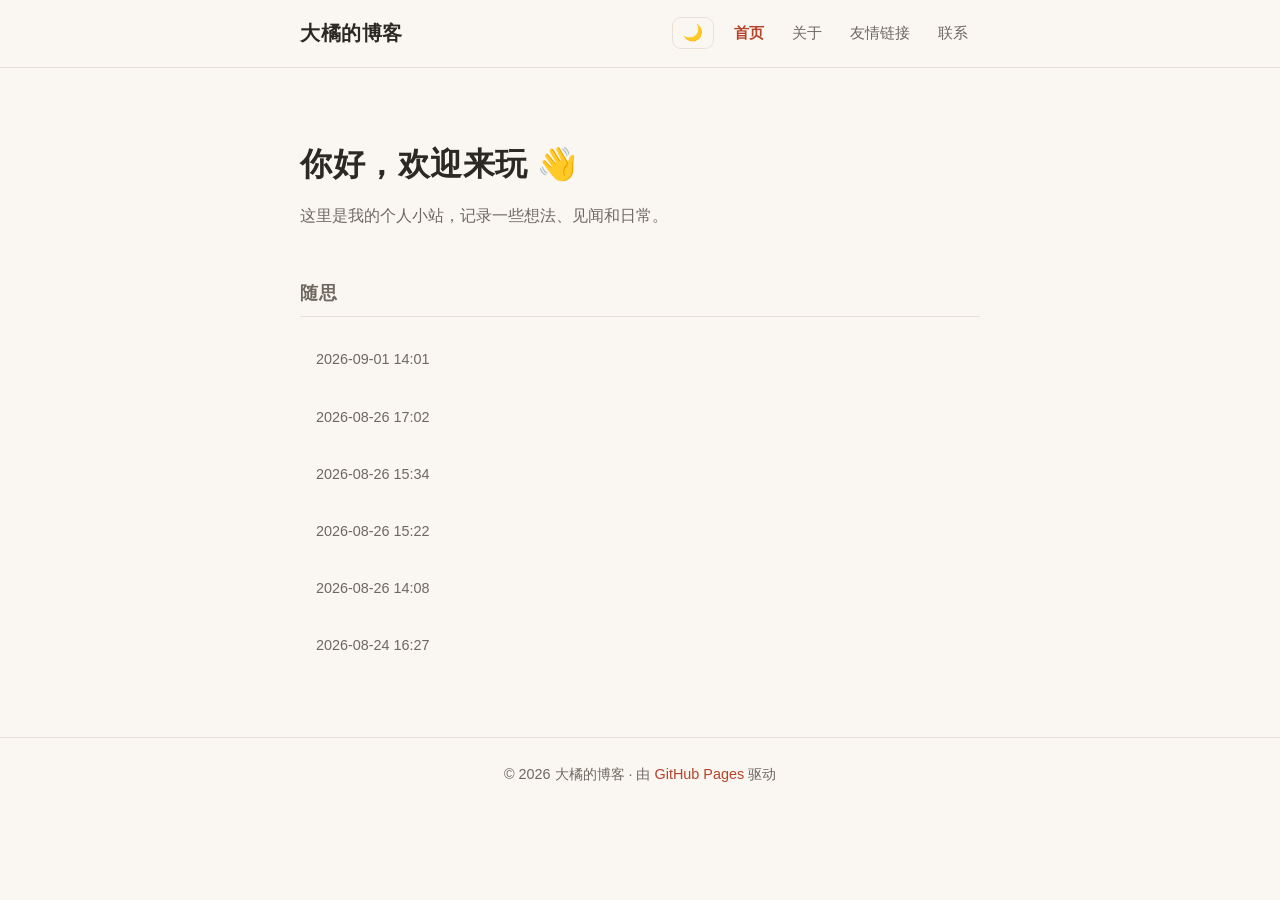
<file: index.html>
<!DOCTYPE html>
<html lang="zh-CN">
<head>
  <meta charset="UTF-8">
  <meta name="viewport" content="width=device-width, initial-scale=1.0">
  <script>
    (function () {
      var t = localStorage.getItem('theme');
      if (t === 'dark' || (!t && window.matchMedia('(prefers-color-scheme: dark)').matches)) {
        document.documentElement.setAttribute('data-theme', 'dark');
      }
    })();
  </script>
  <title>大橘的博客</title>
  <meta name="description" content="个人小站，记录想法与生活。">
  <link rel="stylesheet" href="css/style.css">
</head>
<body>
  <header class="site-header">
    <div class="container header-inner">
      <a class="site-title" href="index.html">大橘的博客</a>
      <div class="header-actions">
        <button class="theme-toggle" aria-label="切换深色/浅色主题">🌙</button>
        <button class="nav-toggle" aria-label="打开菜单" aria-expanded="false"><span></span><span></span><span></span></button>
      </div>
      <nav class="site-nav">
        <a href="index.html" class="active">首页</a>
        <a href="about.html">关于</a>
        <a href="friends.html">友情链接</a>
        <a href="contact.html">联系</a>
      </nav>
    </div>
  </header>

  <main class="container">
    <section class="hero">
      <h1>你好，欢迎来玩 👋</h1>
      <p>这里是我的个人小站，记录一些想法、见闻和日常。</p>
    </section>

    <section class="section">
      <h2>随思</h2>
      <ul class="post-list">
        <!-- POSTS_START -->
        <li>
          <a class="post-link" href="posts/随思-20260901-140127.html">
            <time class="post-date">2026-09-01 14:01</time>
          </a>
        </li>
        <li>
          <a class="post-link" href="posts/随思-20260826-170234.html">
            <time class="post-date">2026-08-26 17:02</time>
          </a>
        </li>
        <li>
          <a class="post-link" href="posts/随思-20260826-153454.html">
            <time class="post-date">2026-08-26 15:34</time>
          </a>
        </li>
        <li>
          <a class="post-link" href="posts/随思-20260826-152252.html">
            <time class="post-date">2026-08-26 15:22</time>
          </a>
        </li>
        <li>
          <a class="post-link" href="posts/随思-20260826-1408.html">
            <time class="post-date">2026-08-26 14:08</time>
          </a>
        </li>
        <li>
          <a class="post-link" href="posts/随思-20260824-1627.html">
            <time class="post-date">2026-08-24 16:27</time>
          </a>
        </li>
        <!-- POSTS_END -->
      </ul>
    </section>
  </main>

  <footer class="site-footer">
    <div class="container">
      <p>© 2026 大橘的博客 · 由 <a href="https://pages.github.com/" target="_blank" rel="noopener">GitHub Pages</a> 驱动</p>
    </div>
  </footer>

  <script src="js/main.js"></script>
</body>
</html>
</file>
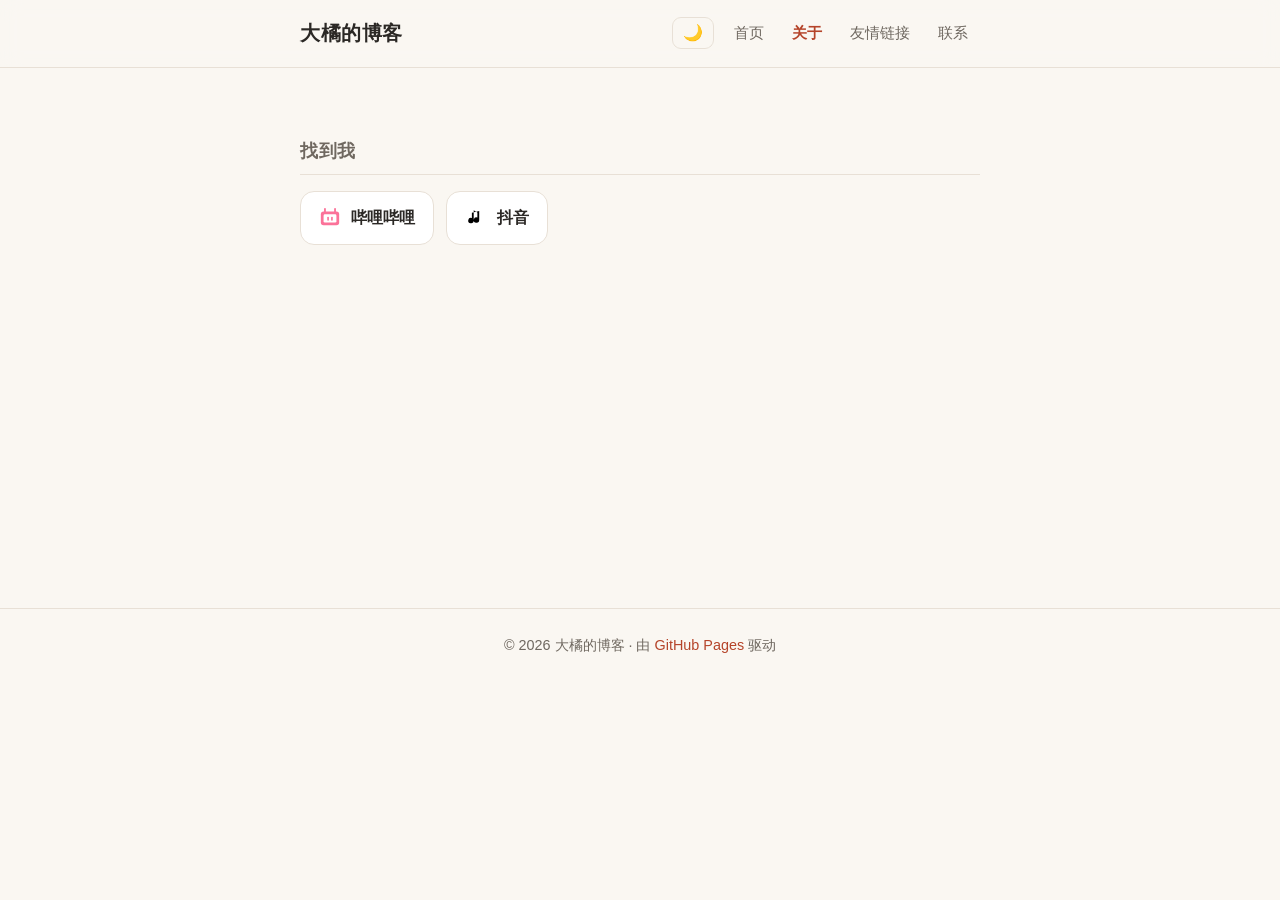
<file: about.html>
<!DOCTYPE html>
<html lang="zh-CN">
<head>
  <meta charset="UTF-8">
  <meta name="viewport" content="width=device-width, initial-scale=1.0">
  <script>
    (function () {
      var t = localStorage.getItem('theme');
      if (t === 'dark' || (!t && window.matchMedia('(prefers-color-scheme: dark)').matches)) {
        document.documentElement.setAttribute('data-theme', 'dark');
      }
    })();
  </script>
  <title>关于 · 大橘的博客</title>
  <meta name="description" content="关于我和这个小站。">
  <link rel="stylesheet" href="css/style.css">
</head>
<body>
  <header class="site-header">
    <div class="container header-inner">
      <a class="site-title" href="index.html">大橘的博客</a>
      <div class="header-actions">
        <button class="theme-toggle" aria-label="切换深色/浅色主题">🌙</button>
        <button class="nav-toggle" aria-label="打开菜单" aria-expanded="false"><span></span><span></span><span></span></button>
      </div>
      <nav class="site-nav">
        <a href="index.html">首页</a>
        <a href="about.html" class="active">关于</a>
        <a href="friends.html">友情链接</a>
        <a href="contact.html">联系</a>
      </nav>
    </div>
  </header>

  <main class="container">
    <section class="section">
      <h2>找到我</h2>
      <ul class="social-list">
        <li>
          <a class="social-link" href="https://space.bilibili.com/337678576" target="_blank" rel="noopener">
            <svg viewBox="0 0 24 24" class="social-icon" aria-hidden="true"><line x1="6.5" y1="2" x2="6.5" y2="5" stroke="#FB7299" stroke-width="2" stroke-linecap="round"/><line x1="17.5" y1="2" x2="17.5" y2="5" stroke="#FB7299" stroke-width="2" stroke-linecap="round"/><rect x="2" y="5" width="20" height="15" rx="3" fill="#FB7299"/><rect x="5" y="8" width="14" height="9" rx="1.5" fill="#ffffff"/><rect x="9" y="10.5" width="1.8" height="4.5" rx="0.9" fill="#FB7299"/><rect x="13.2" y="10.5" width="1.8" height="4.5" rx="0.9" fill="#FB7299"/></svg>
            <span>哔哩哔哩</span>
          </a>
        </li>
        <li>
          <a class="social-link" href="https://v.douyin.com/cA4ilc_XR2c/" target="_blank" rel="noopener">
            <svg viewBox="0 0 24 24" class="social-icon" aria-hidden="true"><path d="M9.5 3.5v11.2a3 3 0 1 1-2-2.8V6.2l8-1.8v9.8a3 3 0 1 1-2-2.8V6z" fill="#000000"/></svg>
            <span>抖音</span>
          </a>
        </li>
      </ul>
    </section>
  </main>

  <footer class="site-footer">
    <div class="container">
      <p>© 2026 大橘的博客 · 由 <a href="https://pages.github.com/" target="_blank" rel="noopener">GitHub Pages</a> 驱动</p>
    </div>
  </footer>

  <script src="js/main.js"></script>
</body>
</html>
</file>
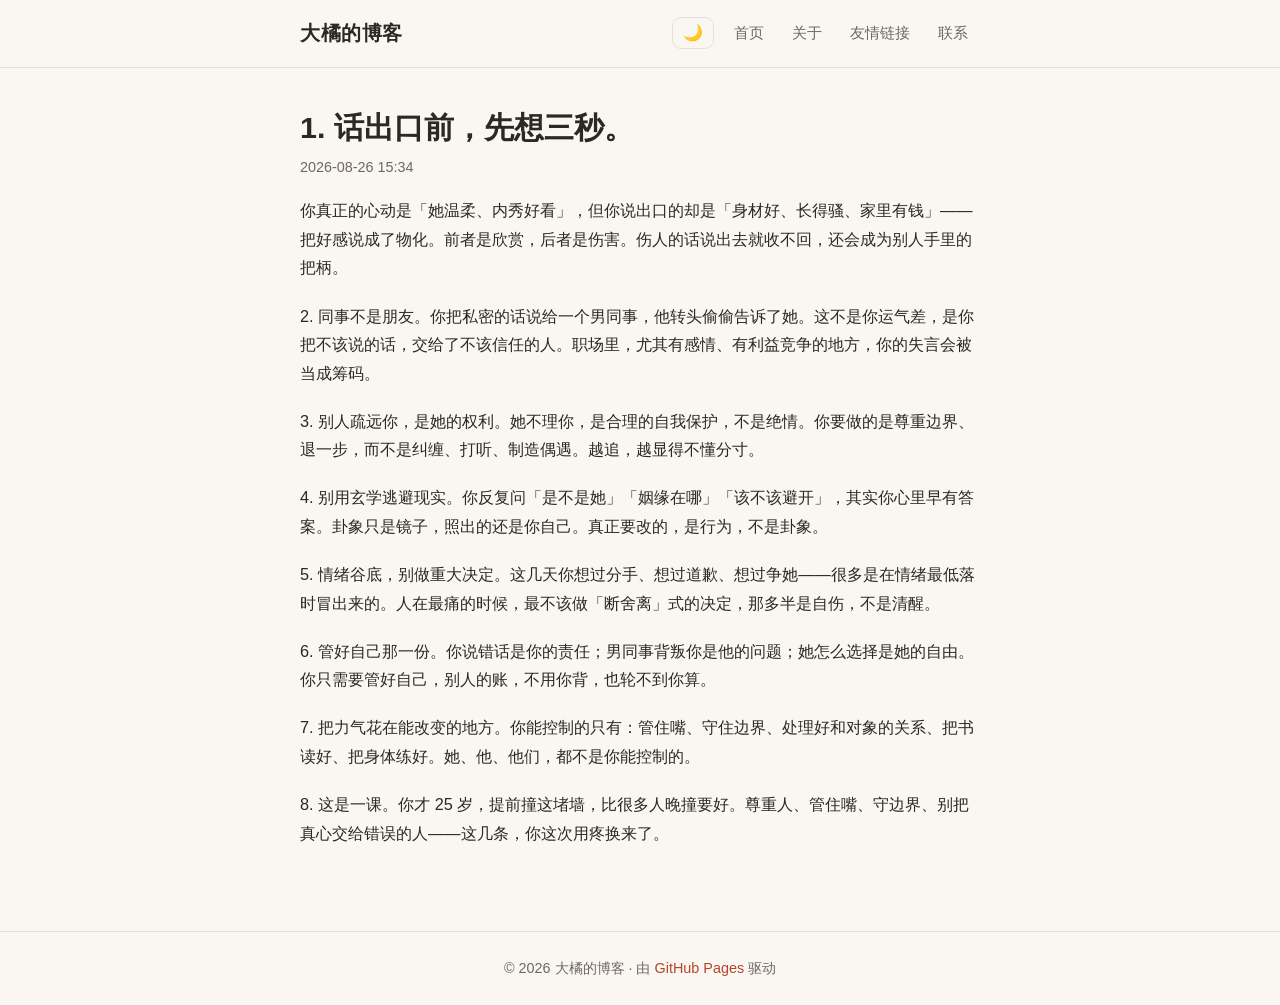
<file: posts/1. 话出口前，先想三秒。-20260826-153454.html>
<!DOCTYPE html>
<html lang="zh-CN">
<head>
  <meta charset="UTF-8">
  <meta name="viewport" content="width=device-width, initial-scale=1.0">
  <script>
    (function () {
      var t = localStorage.getItem('theme');
      if (t === 'dark' || (!t && window.matchMedia('(prefers-color-scheme: dark)').matches)) {
        document.documentElement.setAttribute('data-theme', 'dark');
      }
    })();
  </script>
  <title>1. 话出口前，先想三秒。 · 大橘的博客</title>
  <meta name="description" content="1. 话出口前，先想三秒。">
  <link rel="stylesheet" href="../css/style.css">
</head>
<body>
  <header class="site-header">
    <div class="container header-inner">
      <a class="site-title" href="../index.html">大橘的博客</a>
      <div class="header-actions">
        <button class="theme-toggle" aria-label="切换深色/浅色主题">🌙</button>
        <button class="nav-toggle" aria-label="打开菜单" aria-expanded="false"><span></span><span></span><span></span></button>
      </div>
      <nav class="site-nav">
        <a href="../index.html">首页</a>
        <a href="../about.html">关于</a>
        <a href="../friends.html">友情链接</a>
        <a href="../contact.html">联系</a>
      </nav>
    </div>
  </header>

  <main class="container">
    <article class="post">
      <h1>1. 话出口前，先想三秒。</h1>
      <p class="post-meta"><time datetime="2026-08-26T15:34">2026-08-26 15:34</time></p>
      <div class="post-body">你真正的心动是「她温柔、内秀好看」，但你说出口的却是「身材好、长得骚、家里有钱」——把好感说成了物化。前者是欣赏，后者是伤害。伤人的话说出去就收不回，还会成为别人手里的把柄。

2. 同事不是朋友。
你把私密的话说给一个男同事，他转头偷偷告诉了她。这不是你运气差，是你把不该说的话，交给了不该信任的人。职场里，尤其有感情、有利益竞争的地方，你的失言会被当成筹码。

3. 别人疏远你，是她的权利。
她不理你，是合理的自我保护，不是绝情。你要做的是尊重边界、退一步，而不是纠缠、打听、制造偶遇。越追，越显得不懂分寸。

4. 别用玄学逃避现实。
你反复问「是不是她」「姻缘在哪」「该不该避开」，其实你心里早有答案。卦象只是镜子，照出的还是你自己。真正要改的，是行为，不是卦象。

5. 情绪谷底，别做重大决定。
这几天你想过分手、想过道歉、想过争她——很多是在情绪最低落时冒出来的。人在最痛的时候，最不该做「断舍离」式的决定，那多半是自伤，不是清醒。

6. 管好自己那一份。
你说错话是你的责任；男同事背叛你是他的问题；她怎么选择是她的自由。你只需要管好自己，别人的账，不用你背，也轮不到你算。

7. 把力气花在能改变的地方。
你能控制的只有：管住嘴、守住边界、处理好和对象的关系、把书读好、把身体练好。她、他、他们，都不是你能控制的。

8. 这是一课。
你才 25 岁，提前撞这堵墙，比很多人晚撞要好。尊重人、管住嘴、守边界、别把真心交给错误的人——这几条，你这次用疼换来了。</div>
    </article>
  </main>

  <footer class="site-footer">
    <div class="container">
      <p>© 2026 大橘的博客 · 由 <a href="https://pages.github.com/" target="_blank" rel="noopener">GitHub Pages</a> 驱动</p>
    </div>
  </footer>

  <script src="../js/main.js"></script>
</body>
</html>
</file>
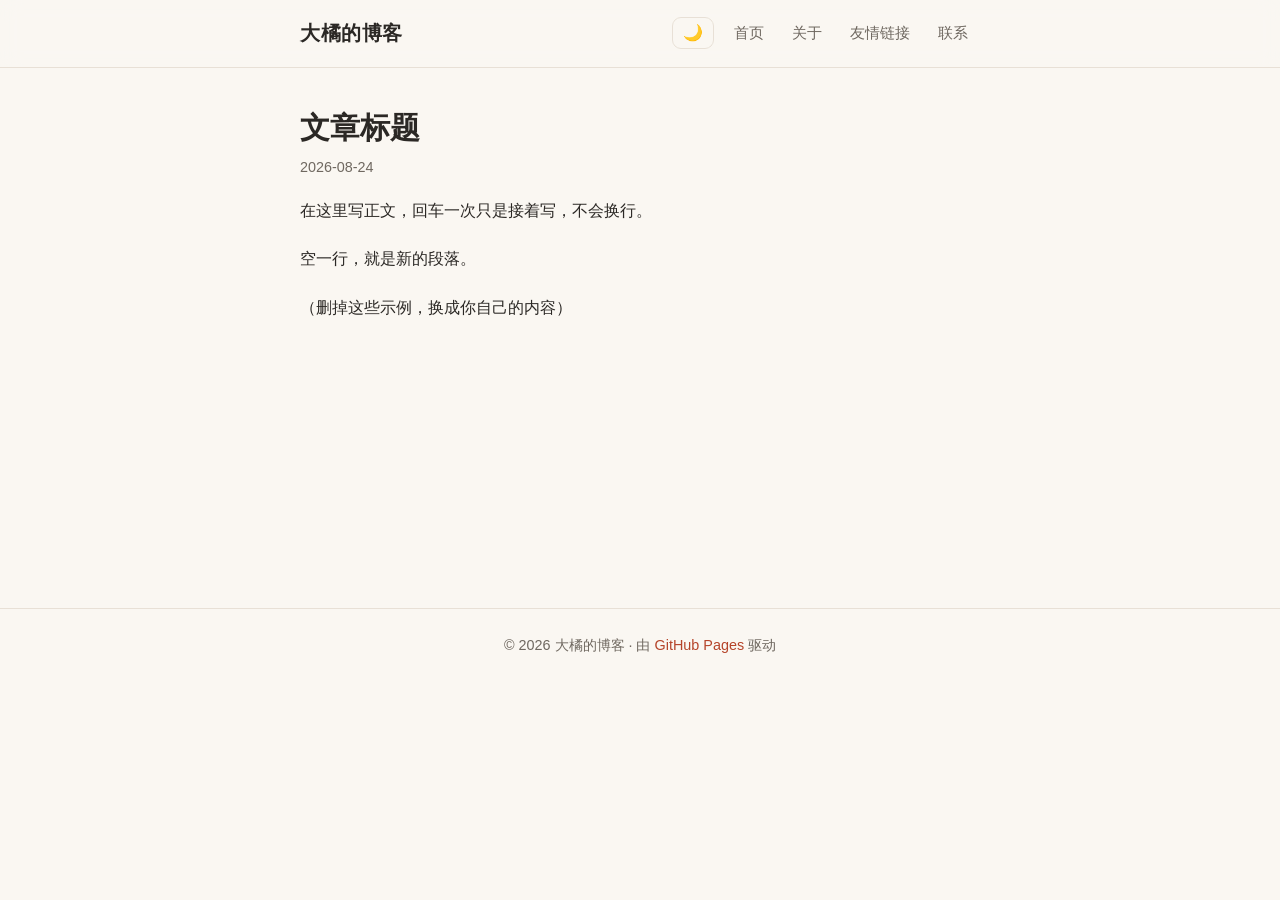
<file: posts/_template.html>
<!DOCTYPE html>
<html lang="zh-CN">
<head>
  <meta charset="UTF-8">
  <meta name="viewport" content="width=device-width, initial-scale=1.0">
  <script>
    (function () {
      var t = localStorage.getItem('theme');
      if (t === 'dark' || (!t && window.matchMedia('(prefers-color-scheme: dark)').matches)) {
        document.documentElement.setAttribute('data-theme', 'dark');
      }
    })();
  </script>
  <title>文章标题 · 大橘的博客</title>
  <meta name="description" content="文章简介。">
  <link rel="stylesheet" href="../css/style.css">
</head>
<body>
  <header class="site-header">
    <div class="container header-inner">
      <a class="site-title" href="../index.html">大橘的博客</a>
      <div class="header-actions">
        <button class="theme-toggle" aria-label="切换深色/浅色主题">🌙</button>
        <button class="nav-toggle" aria-label="打开菜单" aria-expanded="false"><span></span><span></span><span></span></button>
      </div>
      <nav class="site-nav">
        <a href="../index.html">首页</a>
        <a href="../about.html">关于</a>
        <a href="../friends.html">友情链接</a>
        <a href="../contact.html">联系</a>
      </nav>
    </div>
  </header>

  <main class="container">
    <article class="post">
      <h1>文章标题</h1>
      <p class="post-meta"><time datetime="2026-08-24">2026-08-24</time></p>
      <div class="post-body">在这里写正文，回车一次只是接着写，不会换行。

空一行，就是新的段落。

（删掉这些示例，换成你自己的内容）</div>
    </article>
  </main>

  <footer class="site-footer">
    <div class="container">
      <p>© 2026 大橘的博客 · 由 <a href="https://pages.github.com/" target="_blank" rel="noopener">GitHub Pages</a> 驱动</p>
    </div>
  </footer>

  <script src="../js/main.js"></script>
</body>
</html>
</file>
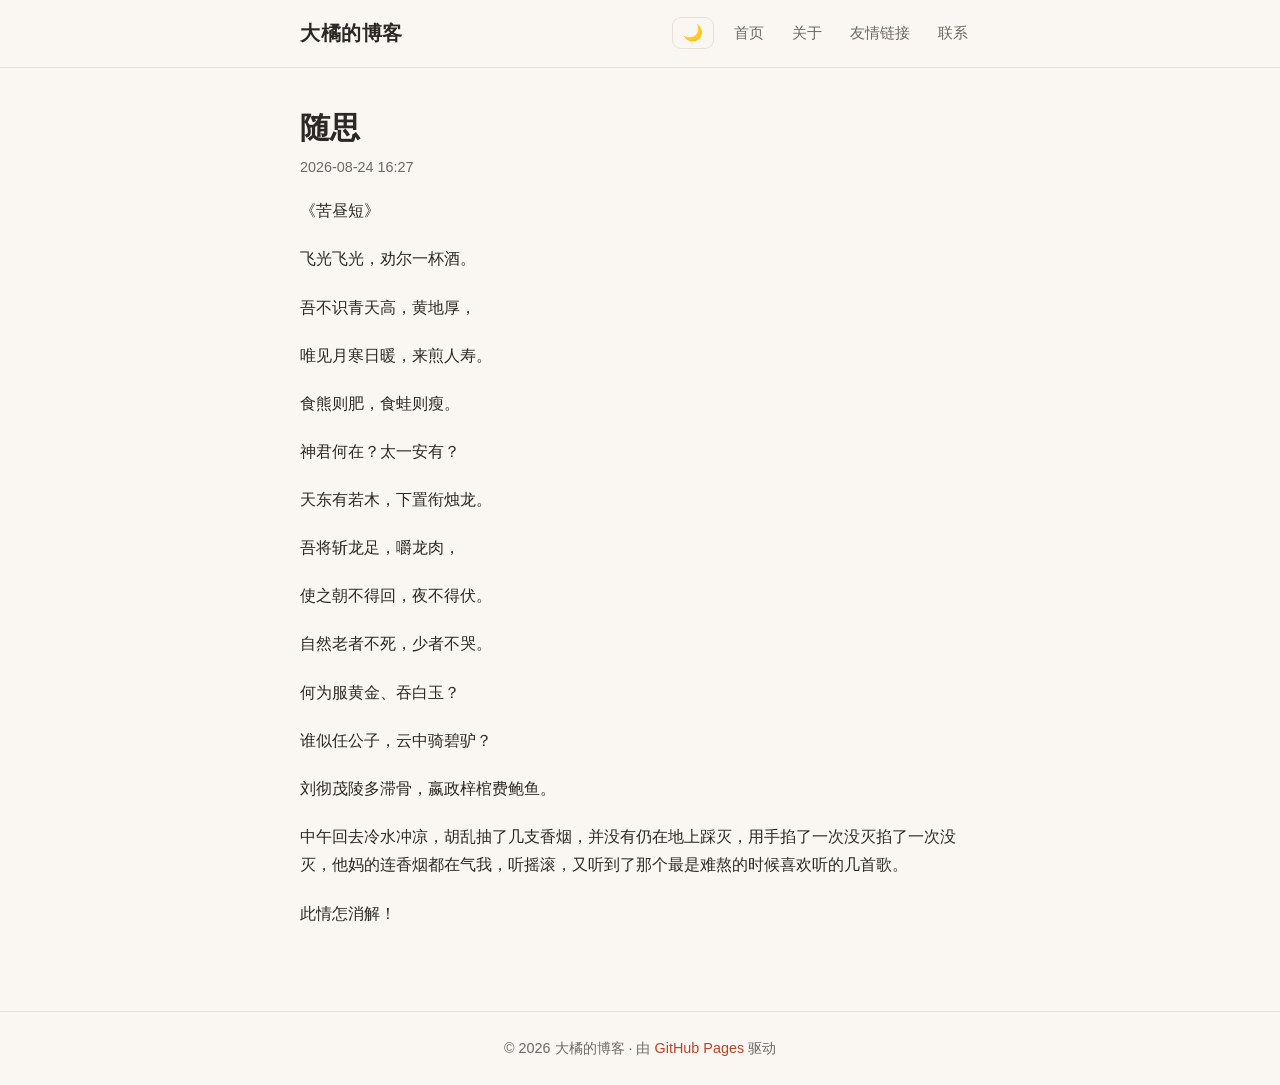
<file: posts/随思-20260824-1627.html>
<!DOCTYPE html>
<html lang="zh-CN">
<head>
  <meta charset="UTF-8">
  <meta name="viewport" content="width=device-width, initial-scale=1.0">
  <script>
    (function () {
      var t = localStorage.getItem('theme');
      if (t === 'dark' || (!t && window.matchMedia('(prefers-color-scheme: dark)').matches)) {
        document.documentElement.setAttribute('data-theme', 'dark');
      }
    })();
  </script>
  <title>随思 · 大橘的博客</title>
  <meta name="description" content="随思">
  <link rel="stylesheet" href="../css/style.css">
</head>
<body>
  <header class="site-header">
    <div class="container header-inner">
      <a class="site-title" href="../index.html">大橘的博客</a>
      <div class="header-actions">
        <button class="theme-toggle" aria-label="切换深色/浅色主题">🌙</button>
        <button class="nav-toggle" aria-label="打开菜单" aria-expanded="false"><span></span><span></span><span></span></button>
      </div>
      <nav class="site-nav">
        <a href="../index.html">首页</a>
        <a href="../about.html">关于</a>
        <a href="../friends.html">友情链接</a>
        <a href="../contact.html">联系</a>
      </nav>
    </div>
  </header>

  <main class="container">
    <article class="post">
      <h1>随思</h1>
      <p class="post-meta"><time datetime="2026-08-24T16:27">2026-08-24 16:27</time></p>
      <div class="post-body">《苦昼短》

飞光飞光，劝尔一杯酒。

吾不识青天高，黄地厚，

唯见月寒日暖，来煎人寿。

食熊则肥，食蛙则瘦。

神君何在？太一安有？

天东有若木，下置衔烛龙。

吾将斩龙足，嚼龙肉，

使之朝不得回，夜不得伏。

自然老者不死，少者不哭。

何为服黄金、吞白玉？

谁似任公子，云中骑碧驴？

刘彻茂陵多滞骨，嬴政梓棺费鲍鱼。


中午回去冷水冲凉，胡乱抽了几支香烟，并没有仍在地上踩灭，用手掐了一次没灭掐了一次没灭，他妈的连香烟都在气我，听摇滚，又听到了那个最是难熬的时候喜欢听的几首歌。


此情怎消解！</div>
    </article>
  </main>

  <footer class="site-footer">
    <div class="container">
      <p>© 2026 大橘的博客 · 由 <a href="https://pages.github.com/" target="_blank" rel="noopener">GitHub Pages</a> 驱动</p>
    </div>
  </footer>

  <script src="../js/main.js"></script>
</body>
</html>
</file>
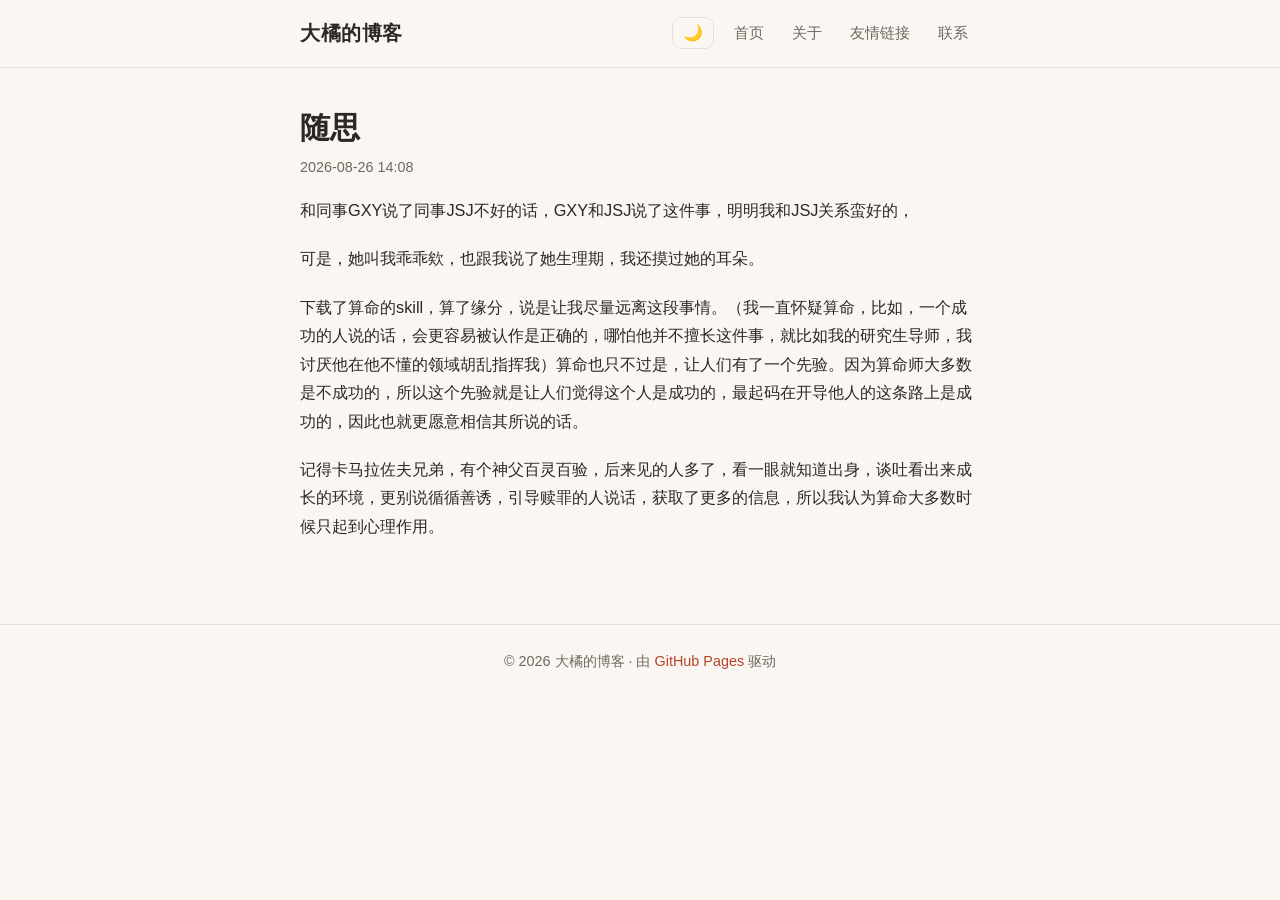
<file: posts/随思-20260826-1408.html>
<!DOCTYPE html>
<html lang="zh-CN">
<head>
  <meta charset="UTF-8">
  <meta name="viewport" content="width=device-width, initial-scale=1.0">
  <script>
    (function () {
      var t = localStorage.getItem('theme');
      if (t === 'dark' || (!t && window.matchMedia('(prefers-color-scheme: dark)').matches)) {
        document.documentElement.setAttribute('data-theme', 'dark');
      }
    })();
  </script>
  <title>随思 · 大橘的博客</title>
  <meta name="description" content="随思">
  <link rel="stylesheet" href="../css/style.css">
</head>
<body>
  <header class="site-header">
    <div class="container header-inner">
      <a class="site-title" href="../index.html">大橘的博客</a>
      <div class="header-actions">
        <button class="theme-toggle" aria-label="切换深色/浅色主题">🌙</button>
        <button class="nav-toggle" aria-label="打开菜单" aria-expanded="false"><span></span><span></span><span></span></button>
      </div>
      <nav class="site-nav">
        <a href="../index.html">首页</a>
        <a href="../about.html">关于</a>
        <a href="../friends.html">友情链接</a>
        <a href="../contact.html">联系</a>
      </nav>
    </div>
  </header>

  <main class="container">
    <article class="post">
      <h1>随思</h1>
      <p class="post-meta"><time datetime="2026-08-26T14:08">2026-08-26 14:08</time></p>
      <div class="post-body">和同事GXY说了同事JSJ不好的话，GXY和JSJ说了这件事，明明我和JSJ关系蛮好的，

        可是，她叫我乖乖欸，也跟我说了她生理期，我还摸过她的耳朵。

下载了算命的skill，算了缘分，说是让我尽量远离这段事情。（我一直怀疑算命，比如，一个成功的人说的话，会更容易被认作是正确的，
哪怕他并不擅长这件事，就比如我的研究生导师，我讨厌他在他不懂的领域胡乱指挥我）
算命也只不过是，让人们有了一个先验。因为算命师大多数是不成功的，所以这个先验就是让人们觉得这个人是成功的，
最起码在开导他人的这条路上是成功的，因此也就更愿意相信其所说的话。

记得卡马拉佐夫兄弟，有个神父百灵百验，后来见的人多了，看一眼就知道出身，谈吐看出来成长的环境，更别说循循善诱，引导赎罪的人说话，获取了更多的信息，
所以我认为算命大多数时候只起到心理作用。</div>
    </article>
  </main>

  <footer class="site-footer">
    <div class="container">
      <p>© 2026 大橘的博客 · 由 <a href="https://pages.github.com/" target="_blank" rel="noopener">GitHub Pages</a> 驱动</p>
    </div>
  </footer>

  <script src="../js/main.js"></script>
</body>
</html>
</file>
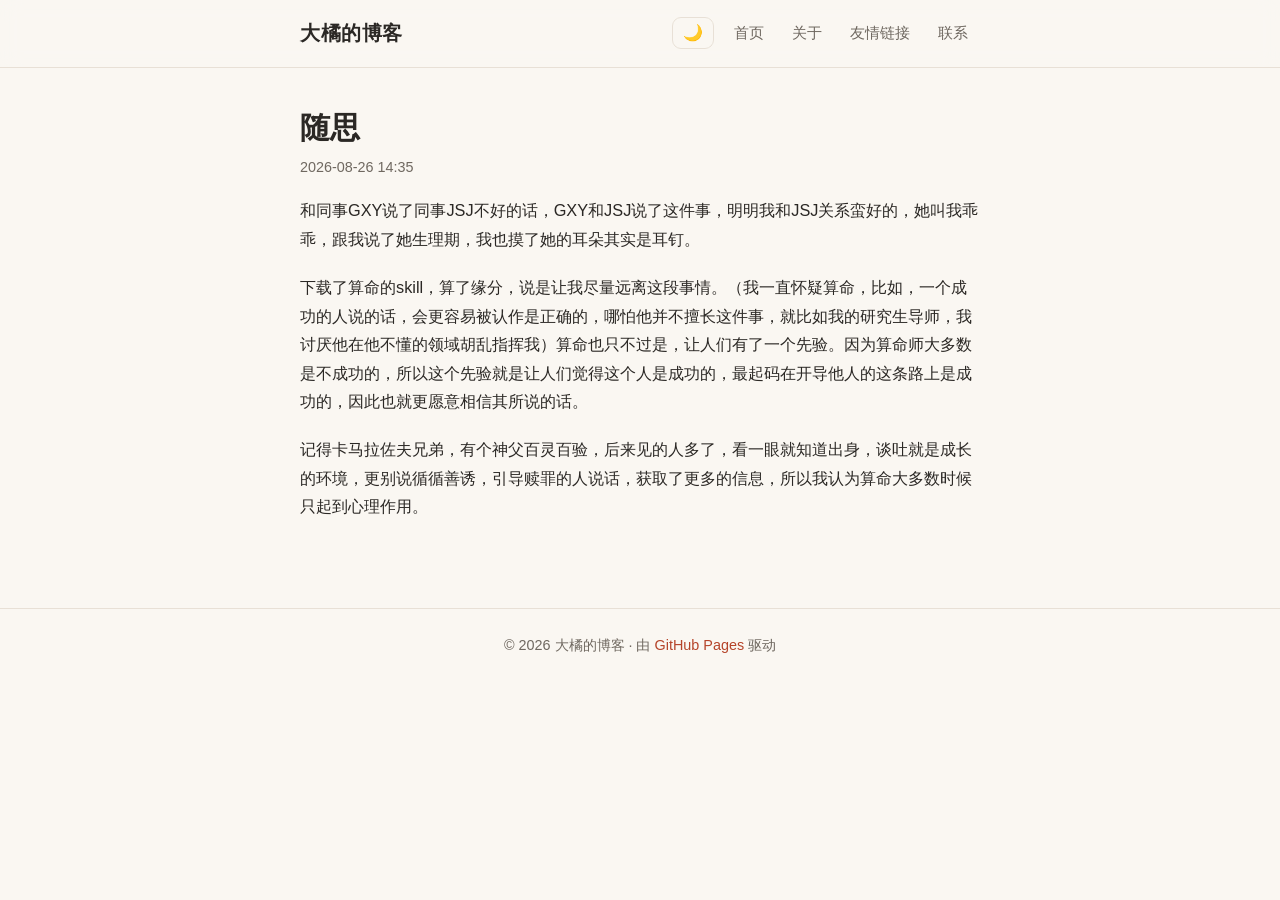
<file: posts/随思-20260826-143524.html>
<!DOCTYPE html>
<html lang="zh-CN">
<head>
  <meta charset="UTF-8">
  <meta name="viewport" content="width=device-width, initial-scale=1.0">
  <script>
    (function () {
      var t = localStorage.getItem('theme');
      if (t === 'dark' || (!t && window.matchMedia('(prefers-color-scheme: dark)').matches)) {
        document.documentElement.setAttribute('data-theme', 'dark');
      }
    })();
  </script>
  <title>随思 · 大橘的博客</title>
  <meta name="description" content="随思">
  <link rel="stylesheet" href="../css/style.css">
</head>
<body>
  <header class="site-header">
    <div class="container header-inner">
      <a class="site-title" href="../index.html">大橘的博客</a>
      <div class="header-actions">
        <button class="theme-toggle" aria-label="切换深色/浅色主题">🌙</button>
        <button class="nav-toggle" aria-label="打开菜单" aria-expanded="false"><span></span><span></span><span></span></button>
      </div>
      <nav class="site-nav">
        <a href="../index.html">首页</a>
        <a href="../about.html">关于</a>
        <a href="../friends.html">友情链接</a>
        <a href="../contact.html">联系</a>
      </nav>
    </div>
  </header>

  <main class="container">
    <article class="post">
      <h1>随思</h1>
      <p class="post-meta"><time datetime="2026-08-26T14:35">2026-08-26 14:35</time></p>
      <div class="post-body">和同事GXY说了同事JSJ不好的话，GXY和JSJ说了这件事，明明我和JSJ关系蛮好的，
她叫我乖乖，跟我说了她生理期，我也摸了她的耳朵其实是耳钉。

下载了算命的skill，算了缘分，说是让我尽量远离这段事情。（我一直怀疑算命，比如，一个成功的人说的话，会更容易被认作是正确的，
哪怕他并不擅长这件事，就比如我的研究生导师，我讨厌他在他不懂的领域胡乱指挥我）
算命也只不过是，让人们有了一个先验。因为算命师大多数是不成功的，所以这个先验就是让人们觉得这个人是成功的，
最起码在开导他人的这条路上是成功的，因此也就更愿意相信其所说的话。

记得卡马拉佐夫兄弟，有个神父百灵百验，后来见的人多了，看一眼就知道出身，谈吐就是成长的环境，更别说循循善诱，引导赎罪的人说话，获取了更多的信息，
所以我认为算命大多数时候只起到心理作用。</div>
    </article>
  </main>

  <footer class="site-footer">
    <div class="container">
      <p>© 2026 大橘的博客 · 由 <a href="https://pages.github.com/" target="_blank" rel="noopener">GitHub Pages</a> 驱动</p>
    </div>
  </footer>

  <script src="../js/main.js"></script>
</body>
</html>
</file>
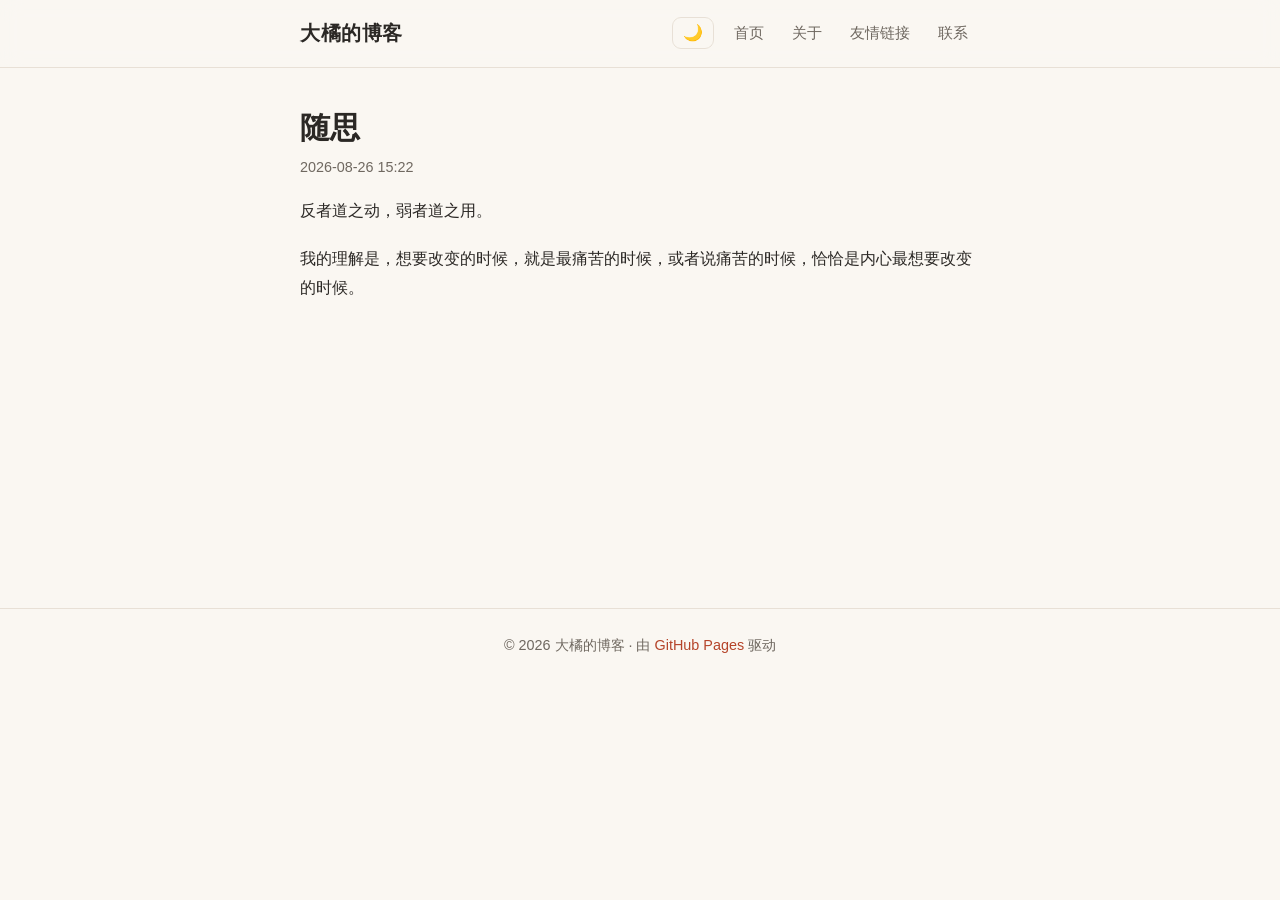
<file: posts/随思-20260826-152252.html>
<!DOCTYPE html>
<html lang="zh-CN">
<head>
  <meta charset="UTF-8">
  <meta name="viewport" content="width=device-width, initial-scale=1.0">
  <script>
    (function () {
      var t = localStorage.getItem('theme');
      if (t === 'dark' || (!t && window.matchMedia('(prefers-color-scheme: dark)').matches)) {
        document.documentElement.setAttribute('data-theme', 'dark');
      }
    })();
  </script>
  <title>随思 · 大橘的博客</title>
  <meta name="description" content="随思">
  <link rel="stylesheet" href="../css/style.css">
</head>
<body>
  <header class="site-header">
    <div class="container header-inner">
      <a class="site-title" href="../index.html">大橘的博客</a>
      <div class="header-actions">
        <button class="theme-toggle" aria-label="切换深色/浅色主题">🌙</button>
        <button class="nav-toggle" aria-label="打开菜单" aria-expanded="false"><span></span><span></span><span></span></button>
      </div>
      <nav class="site-nav">
        <a href="../index.html">首页</a>
        <a href="../about.html">关于</a>
        <a href="../friends.html">友情链接</a>
        <a href="../contact.html">联系</a>
      </nav>
    </div>
  </header>

  <main class="container">
    <article class="post">
      <h1>随思</h1>
      <p class="post-meta"><time datetime="2026-08-26T15:22">2026-08-26 15:22</time></p>
      <div class="post-body">反者道之动，弱者道之用。

我的理解是，想要改变的时候，就是最痛苦的时候，或者说痛苦的时候，恰恰是内心最想要改变的时候。</div>
    </article>
  </main>

  <footer class="site-footer">
    <div class="container">
      <p>© 2026 大橘的博客 · 由 <a href="https://pages.github.com/" target="_blank" rel="noopener">GitHub Pages</a> 驱动</p>
    </div>
  </footer>

  <script src="../js/main.js"></script>
</body>
</html>
</file>
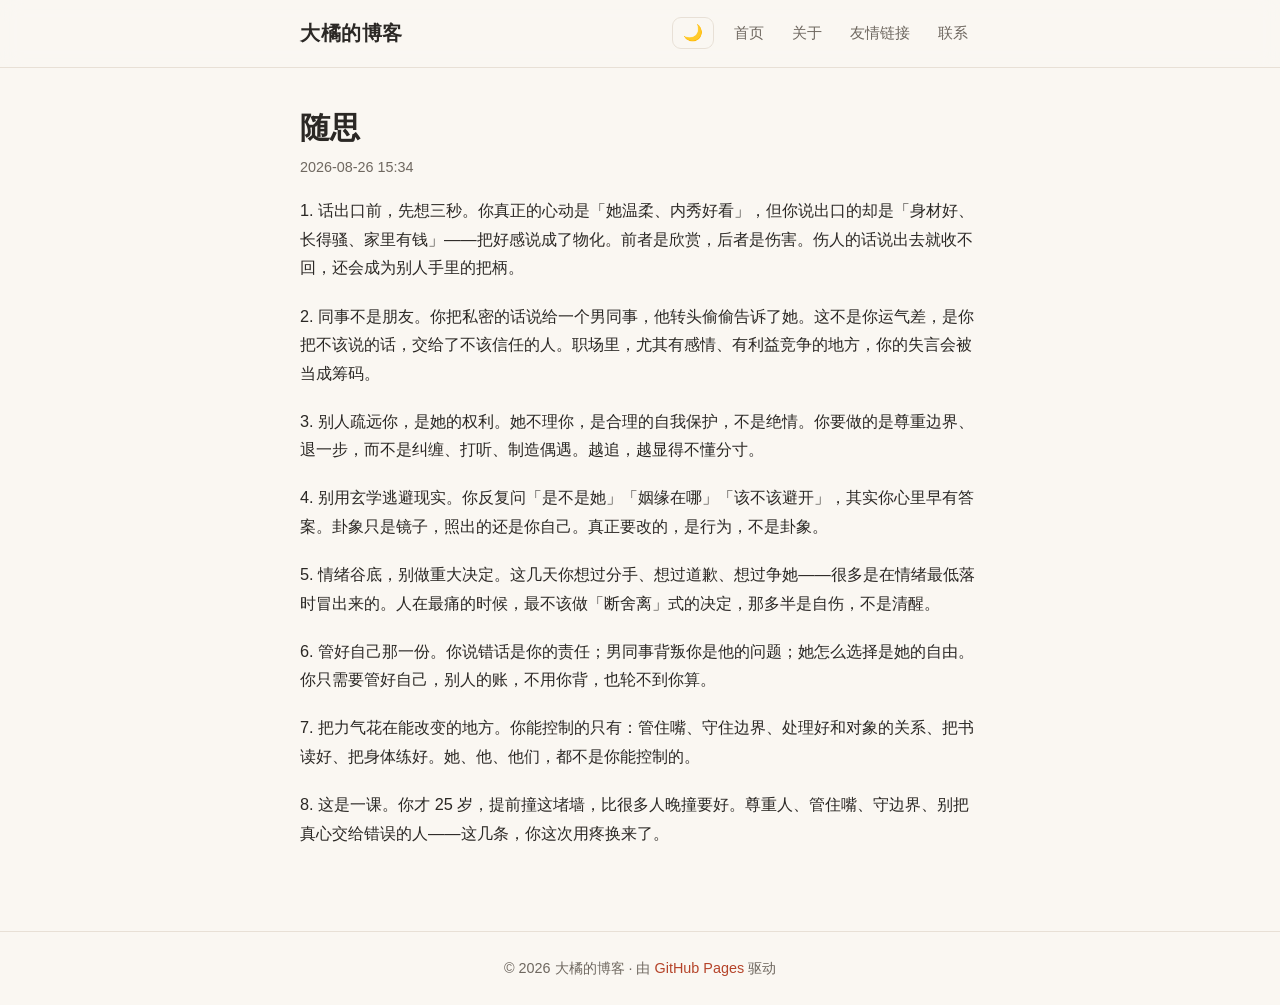
<file: posts/随思-20260826-153454.html>
<!DOCTYPE html>
<html lang="zh-CN">
<head>
  <meta charset="UTF-8">
  <meta name="viewport" content="width=device-width, initial-scale=1.0">
  <script>
    (function () {
      var t = localStorage.getItem('theme');
      if (t === 'dark' || (!t && window.matchMedia('(prefers-color-scheme: dark)').matches)) {
        document.documentElement.setAttribute('data-theme', 'dark');
      }
    })();
  </script>
  <title>随思 · 大橘的博客</title>
  <meta name="description" content="随思">
  <link rel="stylesheet" href="../css/style.css">
</head>
<body>
  <header class="site-header">
    <div class="container header-inner">
      <a class="site-title" href="../index.html">大橘的博客</a>
      <div class="header-actions">
        <button class="theme-toggle" aria-label="切换深色/浅色主题">🌙</button>
        <button class="nav-toggle" aria-label="打开菜单" aria-expanded="false"><span></span><span></span><span></span></button>
      </div>
      <nav class="site-nav">
        <a href="../index.html">首页</a>
        <a href="../about.html">关于</a>
        <a href="../friends.html">友情链接</a>
        <a href="../contact.html">联系</a>
      </nav>
    </div>
  </header>

  <main class="container">
    <article class="post">
      <h1>随思</h1>
      <p class="post-meta"><time datetime="2026-08-26T15:34">2026-08-26 15:34</time></p>
      <div class="post-body">1. 话出口前，先想三秒。
你真正的心动是「她温柔、内秀好看」，但你说出口的却是「身材好、长得骚、家里有钱」——把好感说成了物化。前者是欣赏，后者是伤害。伤人的话说出去就收不回，还会成为别人手里的把柄。

2. 同事不是朋友。
你把私密的话说给一个男同事，他转头偷偷告诉了她。这不是你运气差，是你把不该说的话，交给了不该信任的人。职场里，尤其有感情、有利益竞争的地方，你的失言会被当成筹码。

3. 别人疏远你，是她的权利。
她不理你，是合理的自我保护，不是绝情。你要做的是尊重边界、退一步，而不是纠缠、打听、制造偶遇。越追，越显得不懂分寸。

4. 别用玄学逃避现实。
你反复问「是不是她」「姻缘在哪」「该不该避开」，其实你心里早有答案。卦象只是镜子，照出的还是你自己。真正要改的，是行为，不是卦象。

5. 情绪谷底，别做重大决定。
这几天你想过分手、想过道歉、想过争她——很多是在情绪最低落时冒出来的。人在最痛的时候，最不该做「断舍离」式的决定，那多半是自伤，不是清醒。

6. 管好自己那一份。
你说错话是你的责任；男同事背叛你是他的问题；她怎么选择是她的自由。你只需要管好自己，别人的账，不用你背，也轮不到你算。

7. 把力气花在能改变的地方。
你能控制的只有：管住嘴、守住边界、处理好和对象的关系、把书读好、把身体练好。她、他、他们，都不是你能控制的。

8. 这是一课。
你才 25 岁，提前撞这堵墙，比很多人晚撞要好。尊重人、管住嘴、守边界、别把真心交给错误的人——这几条，你这次用疼换来了。</div>
    </article>
  </main>

  <footer class="site-footer">
    <div class="container">
      <p>© 2026 大橘的博客 · 由 <a href="https://pages.github.com/" target="_blank" rel="noopener">GitHub Pages</a> 驱动</p>
    </div>
  </footer>

  <script src="../js/main.js"></script>
</body>
</html>
</file>
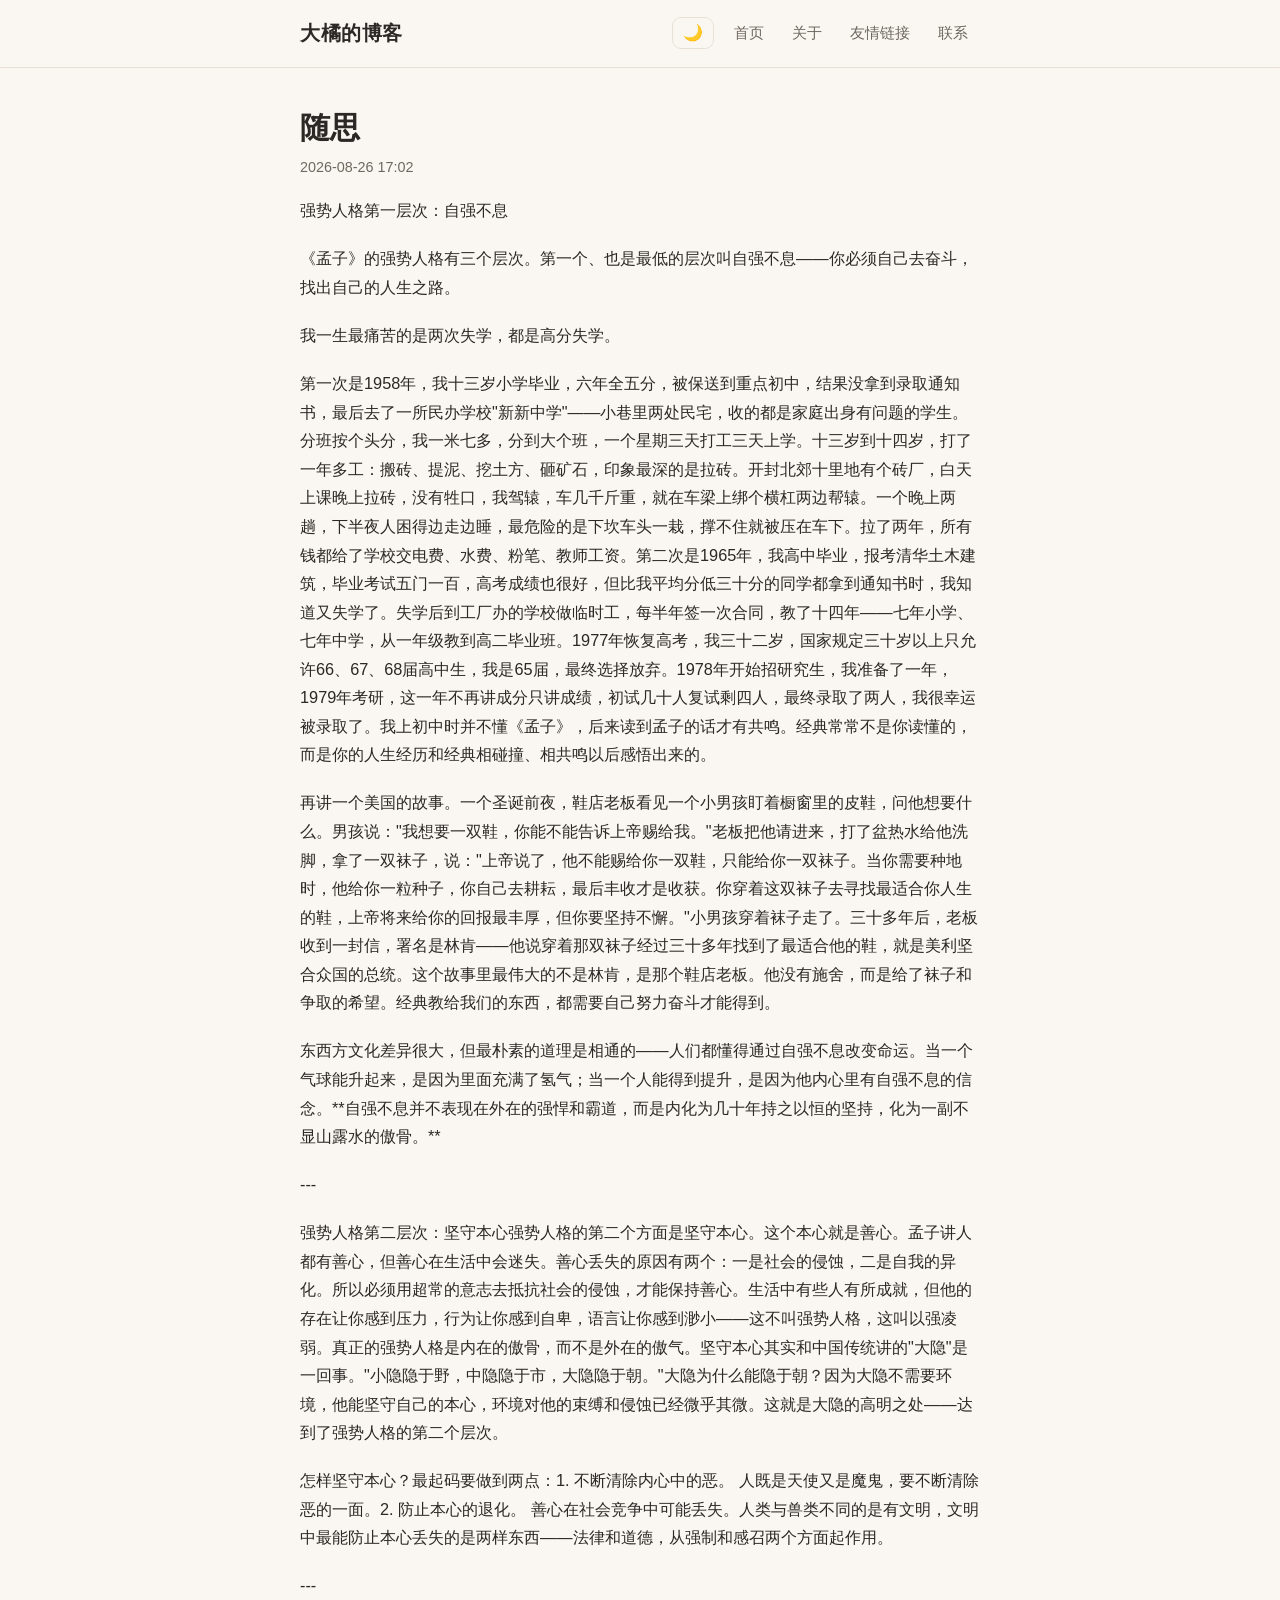
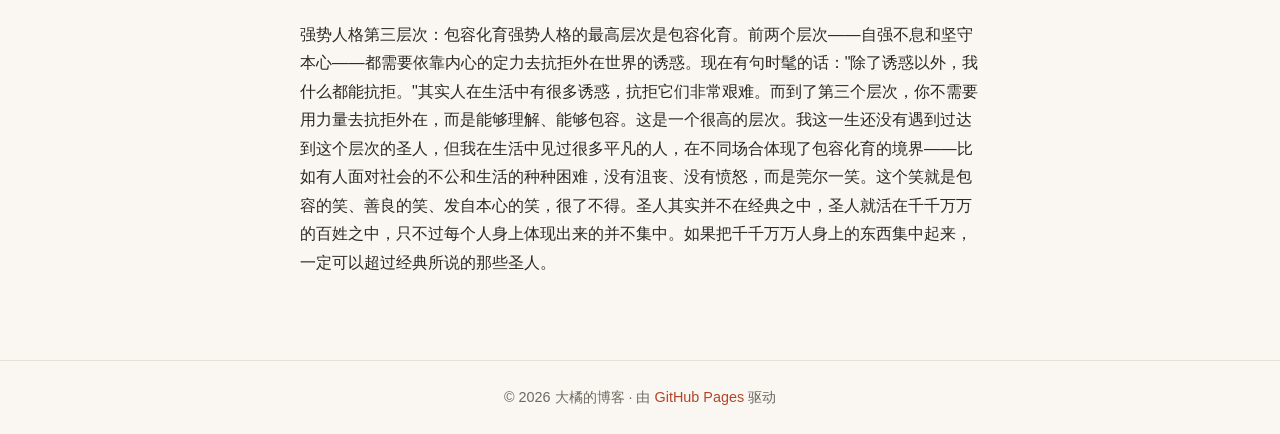
<file: posts/随思-20260826-170234.html>
<!DOCTYPE html>
<html lang="zh-CN">
<head>
  <meta charset="UTF-8">
  <meta name="viewport" content="width=device-width, initial-scale=1.0">
  <script>
    (function () {
      var t = localStorage.getItem('theme');
      if (t === 'dark' || (!t && window.matchMedia('(prefers-color-scheme: dark)').matches)) {
        document.documentElement.setAttribute('data-theme', 'dark');
      }
    })();
  </script>
  <title>随思 · 大橘的博客</title>
  <meta name="description" content="随思">
  <link rel="stylesheet" href="../css/style.css">
</head>
<body>
  <header class="site-header">
    <div class="container header-inner">
      <a class="site-title" href="../index.html">大橘的博客</a>
      <div class="header-actions">
        <button class="theme-toggle" aria-label="切换深色/浅色主题">🌙</button>
        <button class="nav-toggle" aria-label="打开菜单" aria-expanded="false"><span></span><span></span><span></span></button>
      </div>
      <nav class="site-nav">
        <a href="../index.html">首页</a>
        <a href="../about.html">关于</a>
        <a href="../friends.html">友情链接</a>
        <a href="../contact.html">联系</a>
      </nav>
    </div>
  </header>

  <main class="container">
    <article class="post">
      <h1>随思</h1>
      <p class="post-meta"><time datetime="2026-08-26T17:02">2026-08-26 17:02</time></p>
      <div class="post-body">强势人格第一层次：自强不息

《孟子》的强势人格有三个层次。第一个、也是最低的层次叫自强不息——你必须自己去奋斗，找出自己的人生之路。

我一生最痛苦的是两次失学，都是高分失学。

第一次是1958年，我十三岁小学毕业，六年全五分，被保送到重点初中，结果没拿到录取通知书，最后去了一所民办学校&quot;新新中学&quot;——小巷里两处民宅，收的都是家庭出身有问题的学生。分班按个头分，我一米七多，分到大个班，一个星期三天打工三天上学。十三岁到十四岁，打了一年多工：搬砖、提泥、挖土方、砸矿石，印象最深的是拉砖。开封北郊十里地有个砖厂，白天上课晚上拉砖，没有牲口，我驾辕，车几千斤重，就在车梁上绑个横杠两边帮辕。一个晚上两趟，下半夜人困得边走边睡，最危险的是下坎车头一栽，撑不住就被压在车下。拉了两年，所有钱都给了学校交电费、水费、粉笔、教师工资。
第二次是1965年，我高中毕业，报考清华土木建筑，毕业考试五门一百，高考成绩也很好，但比我平均分低三十分的同学都拿到通知书时，我知道又失学了。失学后到工厂办的学校做临时工，每半年签一次合同，教了十四年——七年小学、七年中学，从一年级教到高二毕业班。1977年恢复高考，我三十二岁，国家规定三十岁以上只允许66、67、68届高中生，我是65届，最终选择放弃。1978年开始招研究生，我准备了一年，1979年考研，这一年不再讲成分只讲成绩，初试几十人复试剩四人，最终录取了两人，我很幸运被录取了。
我上初中时并不懂《孟子》，后来读到孟子的话才有共鸣。经典常常不是你读懂的，而是你的人生经历和经典相碰撞、相共鸣以后感悟出来的。

再讲一个美国的故事。一个圣诞前夜，鞋店老板看见一个小男孩盯着橱窗里的皮鞋，问他想要什么。男孩说：&quot;我想要一双鞋，你能不能告诉上帝赐给我。&quot;老板把他请进来，打了盆热水给他洗脚，拿了一双袜子，说：&quot;上帝说了，他不能赐给你一双鞋，只能给你一双袜子。当你需要种地时，他给你一粒种子，你自己去耕耘，最后丰收才是收获。你穿着这双袜子去寻找最适合你人生的鞋，上帝将来给你的回报最丰厚，但你要坚持不懈。&quot;小男孩穿着袜子走了。三十多年后，老板收到一封信，署名是林肯——他说穿着那双袜子经过三十多年找到了最适合他的鞋，就是美利坚合众国的总统。
这个故事里最伟大的不是林肯，是那个鞋店老板。他没有施舍，而是给了袜子和争取的希望。经典教给我们的东西，都需要自己努力奋斗才能得到。

东西方文化差异很大，但最朴素的道理是相通的——人们都懂得通过自强不息改变命运。当一个气球能升起来，是因为里面充满了氢气；当一个人能得到提升，是因为他内心里有自强不息的信念。**自强不息并不表现在外在的强悍和霸道，而是内化为几十年持之以恒的坚持，化为一副不显山露水的傲骨。**

---

强势人格第二层次：坚守本心
强势人格的第二个方面是坚守本心。这个本心就是善心。孟子讲人都有善心，但善心在生活中会迷失。善心丢失的原因有两个：一是社会的侵蚀，二是自我的异化。
所以必须用超常的意志去抵抗社会的侵蚀，才能保持善心。生活中有些人有所成就，但他的存在让你感到压力，行为让你感到自卑，语言让你感到渺小——这不叫强势人格，这叫以强凌弱。真正的强势人格是内在的傲骨，而不是外在的傲气。
坚守本心其实和中国传统讲的&quot;大隐&quot;是一回事。&quot;小隐隐于野，中隐隐于市，大隐隐于朝。&quot;大隐为什么能隐于朝？因为大隐不需要环境，他能坚守自己的本心，环境对他的束缚和侵蚀已经微乎其微。这就是大隐的高明之处——达到了强势人格的第二个层次。

怎样坚守本心？最起码要做到两点：
1. 不断清除内心中的恶。 人既是天使又是魔鬼，要不断清除恶的一面。
2. 防止本心的退化。 善心在社会竞争中可能丢失。人类与兽类不同的是有文明，文明中最能防止本心丢失的是两样东西——法律和道德，从强制和感召两个方面起作用。

---

强势人格第三层次：包容化育
强势人格的最高层次是包容化育。
前两个层次——自强不息和坚守本心——都需要依靠内心的定力去抗拒外在世界的诱惑。现在有句时髦的话：&quot;除了诱惑以外，我什么都能抗拒。&quot;其实人在生活中有很多诱惑，抗拒它们非常艰难。
而到了第三个层次，你不需要用力量去抗拒外在，而是能够理解、能够包容。这是一个很高的层次。我这一生还没有遇到过达到这个层次的圣人，但我在生活中见过很多平凡的人，在不同场合体现了包容化育的境界——比如有人面对社会的不公和生活的种种困难，没有沮丧、没有愤怒，而是莞尔一笑。这个笑就是包容的笑、善良的笑、发自本心的笑，很了不得。
圣人其实并不在经典之中，圣人就活在千千万万的百姓之中，只不过每个人身上体现出来的并不集中。如果把千千万万人身上的东西集中起来，一定可以超过经典所说的那些圣人。</div>
    </article>
  </main>

  <footer class="site-footer">
    <div class="container">
      <p>© 2026 大橘的博客 · 由 <a href="https://pages.github.com/" target="_blank" rel="noopener">GitHub Pages</a> 驱动</p>
    </div>
  </footer>

  <script src="../js/main.js"></script>
</body>
</html>
</file>
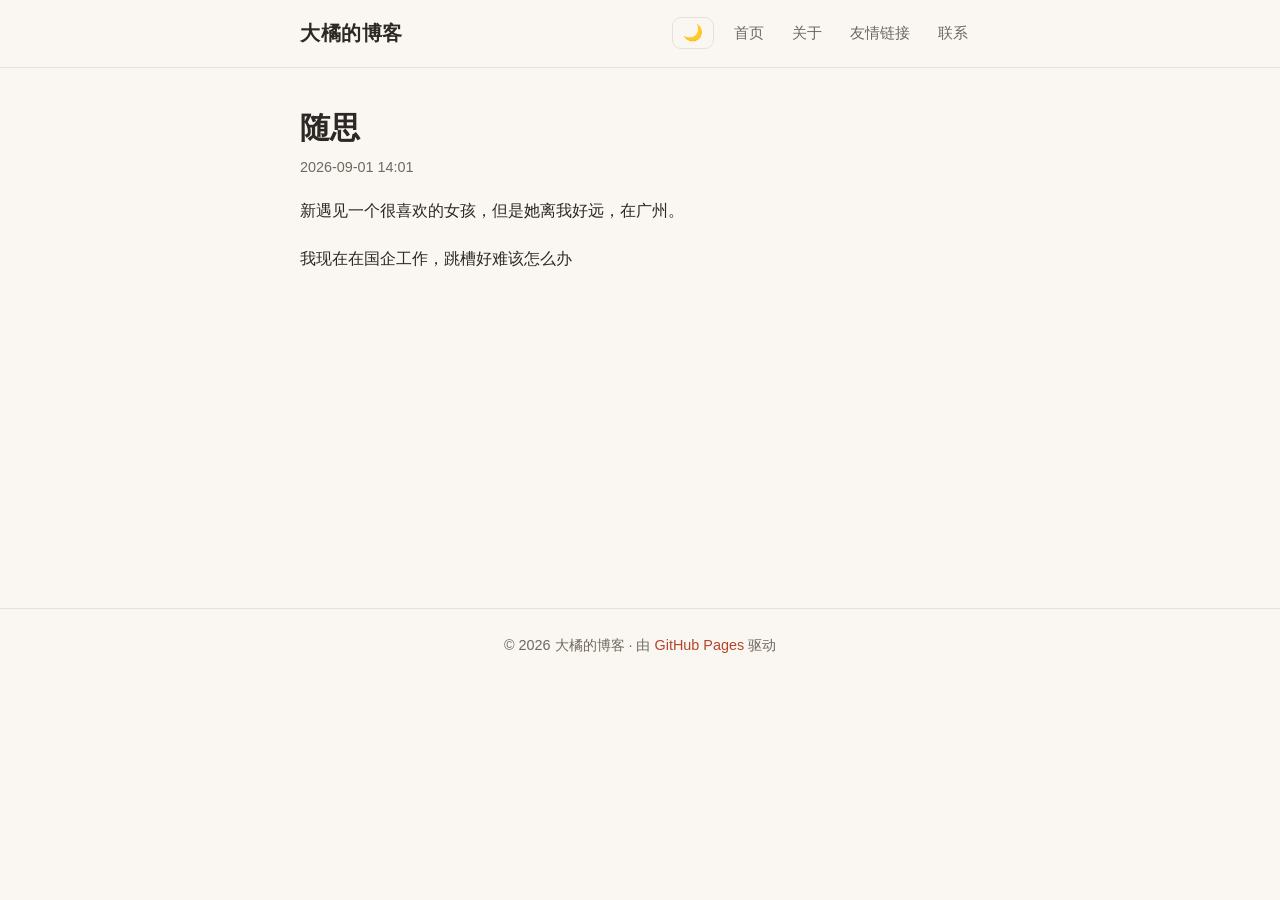
<file: posts/随思-20260901-140127.html>
<!DOCTYPE html>
<html lang="zh-CN">
<head>
  <meta charset="UTF-8">
  <meta name="viewport" content="width=device-width, initial-scale=1.0">
  <script>
    (function () {
      var t = localStorage.getItem('theme');
      if (t === 'dark' || (!t && window.matchMedia('(prefers-color-scheme: dark)').matches)) {
        document.documentElement.setAttribute('data-theme', 'dark');
      }
    })();
  </script>
  <title>随思 · 大橘的博客</title>
  <meta name="description" content="随思">
  <link rel="stylesheet" href="../css/style.css">
</head>
<body>
  <header class="site-header">
    <div class="container header-inner">
      <a class="site-title" href="../index.html">大橘的博客</a>
      <div class="header-actions">
        <button class="theme-toggle" aria-label="切换深色/浅色主题">🌙</button>
        <button class="nav-toggle" aria-label="打开菜单" aria-expanded="false"><span></span><span></span><span></span></button>
      </div>
      <nav class="site-nav">
        <a href="../index.html">首页</a>
        <a href="../about.html">关于</a>
        <a href="../friends.html">友情链接</a>
        <a href="../contact.html">联系</a>
      </nav>
    </div>
  </header>

  <main class="container">
    <article class="post">
      <h1>随思</h1>
      <p class="post-meta"><time datetime="2026-09-01T14:01">2026-09-01 14:01</time></p>
      <div class="post-body">新遇见一个很喜欢的女孩，但是她离我好远，在广州。

我现在在国企工作，跳槽好难该怎么办</div>
    </article>
  </main>

  <footer class="site-footer">
    <div class="container">
      <p>© 2026 大橘的博客 · 由 <a href="https://pages.github.com/" target="_blank" rel="noopener">GitHub Pages</a> 驱动</p>
    </div>
  </footer>

  <script src="../js/main.js"></script>
</body>
</html>
</file>
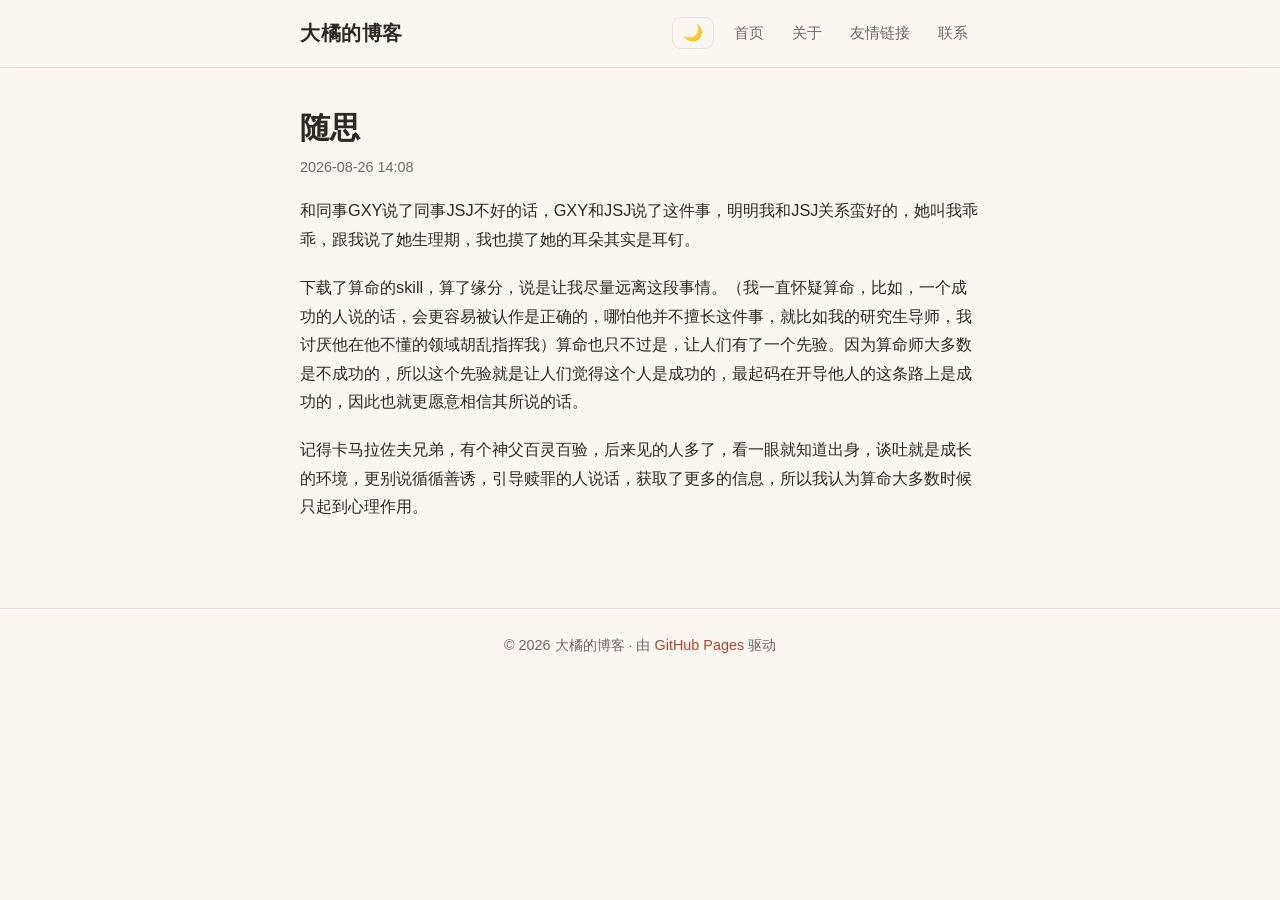
<file: posts/随思.html>
<!DOCTYPE html>
<html lang="zh-CN">
<head>
  <meta charset="UTF-8">
  <meta name="viewport" content="width=device-width, initial-scale=1.0">
  <script>
    (function () {
      var t = localStorage.getItem('theme');
      if (t === 'dark' || (!t && window.matchMedia('(prefers-color-scheme: dark)').matches)) {
        document.documentElement.setAttribute('data-theme', 'dark');
      }
    })();
  </script>
  <title>随思 · 大橘的博客</title>
  <meta name="description" content="随思">
  <link rel="stylesheet" href="../css/style.css">
</head>
<body>
  <header class="site-header">
    <div class="container header-inner">
      <a class="site-title" href="../index.html">大橘的博客</a>
      <div class="header-actions">
        <button class="theme-toggle" aria-label="切换深色/浅色主题">🌙</button>
        <button class="nav-toggle" aria-label="打开菜单" aria-expanded="false"><span></span><span></span><span></span></button>
      </div>
      <nav class="site-nav">
        <a href="../index.html">首页</a>
        <a href="../about.html">关于</a>
        <a href="../friends.html">友情链接</a>
        <a href="../contact.html">联系</a>
      </nav>
    </div>
  </header>

  <main class="container">
    <article class="post">
      <h1>随思</h1>
      <p class="post-meta"><time datetime="2026-08-26T14:08">2026-08-26 14:08</time></p>
      <div class="post-body">和同事GXY说了同事JSJ不好的话，GXY和JSJ说了这件事，明明我和JSJ关系蛮好的，
她叫我乖乖，跟我说了她生理期，我也摸了她的耳朵其实是耳钉。

下载了算命的skill，算了缘分，说是让我尽量远离这段事情。（我一直怀疑算命，比如，一个成功的人说的话，会更容易被认作是正确的，
哪怕他并不擅长这件事，就比如我的研究生导师，我讨厌他在他不懂的领域胡乱指挥我）
算命也只不过是，让人们有了一个先验。因为算命师大多数是不成功的，所以这个先验就是让人们觉得这个人是成功的，
最起码在开导他人的这条路上是成功的，因此也就更愿意相信其所说的话。

记得卡马拉佐夫兄弟，有个神父百灵百验，后来见的人多了，看一眼就知道出身，谈吐就是成长的环境，更别说循循善诱，引导赎罪的人说话，获取了更多的信息，
所以我认为算命大多数时候只起到心理作用。</div>
    </article>
  </main>

  <footer class="site-footer">
    <div class="container">
      <p>© 2026 大橘的博客 · 由 <a href="https://pages.github.com/" target="_blank" rel="noopener">GitHub Pages</a> 驱动</p>
    </div>
  </footer>

  <script src="../js/main.js"></script>
</body>
</html>
</file>
<file: css/style.css>
/* ===== 主题变量 ===== */
:root {
  --bg: #faf7f2;
  --bg-translucent: rgba(250, 247, 242, 0.85);
  --surface: #ffffff;
  --text: #2b2825;
  --text-secondary: #6f6860;
  --border: #e8e0d6;
  --accent: #b5442a;
  --accent-hover: #9c3821;
  --accent-soft: rgba(181, 68, 42, 0.08);
  --shadow: 0 1px 2px rgba(60, 45, 30, 0.05), 0 6px 18px rgba(60, 45, 30, 0.07);
  --radius: 14px;
  --maxw: 720px;
}

[data-theme="dark"] {
  --bg: #161512;
  --bg-translucent: rgba(22, 21, 18, 0.85);
  --surface: #201d19;
  --text: #e9e3d8;
  --text-secondary: #a39a8c;
  --border: #343028;
  --accent: #e08a6a;
  --accent-hover: #ee9b7d;
  --accent-soft: rgba(224, 138, 106, 0.12);
  --shadow: 0 1px 2px rgba(0, 0, 0, 0.3), 0 6px 18px rgba(0, 0, 0, 0.35);
}

/* ===== 基础 ===== */
* {
  box-sizing: border-box;
}

html {
  scroll-behavior: smooth;
}

body {
  margin: 0;
  background: var(--bg);
  color: var(--text);
  font-family: -apple-system, BlinkMacSystemFont, "Segoe UI", "PingFang SC",
    "Hiragino Sans GB", "Microsoft YaHei", "Noto Sans SC", sans-serif;
  line-height: 1.75;
  font-size: 16px;
  -webkit-font-smoothing: antialiased;
  text-rendering: optimizeLegibility;
  transition: background-color 0.25s ease, color 0.25s ease;
}

a {
  color: var(--accent);
  text-decoration: none;
}

a:hover {
  color: var(--accent-hover);
}

::selection {
  background: var(--accent);
  color: #fff;
}

.container {
  max-width: var(--maxw);
  margin: 0 auto;
  padding: 0 20px;
}

/* ===== 头部 ===== */
.site-header {
  position: sticky;
  top: 0;
  z-index: 50;
  background: var(--bg-translucent);
  -webkit-backdrop-filter: blur(10px);
  backdrop-filter: blur(10px);
  border-bottom: 1px solid var(--border);
}

.header-inner {
  display: flex;
  flex-wrap: wrap;
  align-items: center;
  gap: 8px;
  padding-top: 14px;
  padding-bottom: 14px;
}

.site-title {
  font-size: 1.25rem;
  font-weight: 700;
  color: var(--text);
  margin-right: auto;
  letter-spacing: 0.5px;
}

.site-title:hover {
  color: var(--accent);
}

.header-actions {
  display: flex;
  align-items: center;
  gap: 6px;
}

.theme-toggle,
.nav-toggle {
  background: none;
  border: 1px solid var(--border);
  color: var(--text);
  cursor: pointer;
  border-radius: 9px;
  font-size: 1rem;
  line-height: 1;
  transition: background-color 0.2s ease, border-color 0.2s ease;
}

.theme-toggle {
  padding: 7px 10px;
}

.theme-toggle:hover,
.nav-toggle:hover {
  background: var(--accent-soft);
  border-color: var(--accent);
}

.site-nav {
  display: flex;
  gap: 4px;
  align-items: center;
}

.site-nav a {
  color: var(--text-secondary);
  padding: 6px 12px;
  border-radius: 999px;
  font-size: 0.95rem;
  transition: color 0.2s ease, background-color 0.2s ease;
}

.site-nav a:hover {
  color: var(--text);
  background: var(--accent-soft);
}

.site-nav a.active {
  color: var(--accent);
  font-weight: 600;
}

/* 汉堡按钮 */
.nav-toggle {
  display: none;
  flex-direction: column;
  gap: 5px;
  padding: 11px 12px;
}

.nav-toggle span {
  display: block;
  width: 18px;
  height: 2px;
  background: var(--text);
  border-radius: 2px;
  transition: transform 0.2s ease, opacity 0.2s ease;
}

.nav-toggle.open span:nth-child(1) {
  transform: translateY(7px) rotate(45deg);
}

.nav-toggle.open span:nth-child(2) {
  opacity: 0;
}

.nav-toggle.open span:nth-child(3) {
  transform: translateY(-7px) rotate(-45deg);
}

/* ===== 主内容 ===== */
main.container {
  padding-top: 40px;
  padding-bottom: 64px;
  min-height: 60vh;
}

.hero {
  padding: 28px 0 20px;
}

.hero h1 {
  font-size: 2rem;
  margin: 0 0 10px;
  letter-spacing: 0.5px;
}

.hero p {
  color: var(--text-secondary);
  margin: 0;
}

.section {
  margin-top: 28px;
}

.section > h1,
.section > h2 {
  font-size: 1.1rem;
  margin: 0 0 16px;
  padding-bottom: 8px;
  border-bottom: 1px solid var(--border);
  color: var(--text-secondary);
  letter-spacing: 0.5px;
  font-weight: 600;
}

.section p {
  margin: 0 0 1em;
}

/* ===== 文章列表 ===== */
.post-list {
  list-style: none;
  margin: 0;
  padding: 0;
  display: flex;
  flex-direction: column;
  gap: 4px;
}

.post-link {
  display: flex;
  align-items: baseline;
  justify-content: space-between;
  gap: 16px;
  padding: 14px 16px;
  border-radius: var(--radius);
  color: var(--text);
  transition: background-color 0.2s ease, box-shadow 0.2s ease, transform 0.2s ease;
}

.post-link:hover {
  background: var(--surface);
  color: var(--text);
  box-shadow: var(--shadow);
  transform: translateY(-1px);
}

.post-title {
  font-size: 1.05rem;
  font-weight: 600;
}

.post-date {
  color: var(--text-secondary);
  font-size: 0.9rem;
  white-space: nowrap;
  font-variant-numeric: tabular-nums;
}

/* ===== 文章详情 ===== */
.post {
  max-width: 680px;
  margin: 0 auto;
}

.post h1 {
  font-size: 1.9rem;
  line-height: 1.3;
  margin: 0 0 8px;
}

.post-meta {
  color: var(--text-secondary);
  font-size: 0.9rem;
  margin: 0 0 16px;
}

.post-body {
  font-size: 1.02rem;
}

.post-body p {
  margin: 0 0 1.2em;
}

.post-body h2,
.post-body h3 {
  margin: 1.6em 0 0.6em;
  line-height: 1.4;
}

.post-body a {
  text-decoration: underline;
  text-underline-offset: 3px;
}

.post-body code {
  background: var(--accent-soft);
  padding: 2px 6px;
  border-radius: 6px;
  font-size: 0.9em;
}

.post-body img {
  max-width: 100%;
  border-radius: 10px;
}

.post-body blockquote {
  margin: 1.2em 0;
  padding: 4px 18px;
  border-left: 3px solid var(--accent);
  color: var(--text-secondary);
  background: var(--accent-soft);
  border-radius: 0 10px 10px 0;
}

/* ===== 友情链接 ===== */
.friend-list {
  list-style: none;
  margin: 0;
  padding: 0;
  display: flex;
  flex-direction: column;
  gap: 10px;
}

.friend-item a {
  display: flex;
  flex-direction: column;
  gap: 2px;
  padding: 16px 18px;
  background: var(--surface);
  border: 1px solid var(--border);
  border-radius: var(--radius);
  color: var(--text);
  transition: border-color 0.2s ease, box-shadow 0.2s ease, transform 0.2s ease;
}

.friend-item a:hover {
  border-color: var(--accent);
  box-shadow: var(--shadow);
  transform: translateY(-1px);
}

.friend-name {
  font-weight: 600;
}

.friend-desc {
  color: var(--text-secondary);
  font-size: 0.9rem;
}

/* ===== 社交链接 ===== */
.social-list {
  list-style: none;
  margin: 0;
  padding: 0;
  display: flex;
  flex-wrap: wrap;
  gap: 12px;
}

.social-link {
  display: flex;
  align-items: center;
  gap: 10px;
  padding: 12px 18px;
  background: var(--surface);
  border: 1px solid var(--border);
  border-radius: var(--radius);
  color: var(--text);
  font-weight: 600;
  transition: border-color 0.2s ease, box-shadow 0.2s ease, transform 0.2s ease;
}

.social-link:hover {
  border-color: var(--accent);
  box-shadow: var(--shadow);
  transform: translateY(-1px);
}

.social-icon {
  width: 22px;
  height: 22px;
  flex-shrink: 0;
}

/* ===== 表单 ===== */
.contact-form {
  display: flex;
  flex-direction: column;
  gap: 18px;
  margin-top: 20px;
}

.form-row {
  display: flex;
  flex-direction: column;
  gap: 6px;
}

.form-row label {
  font-size: 0.9rem;
  color: var(--text-secondary);
  font-weight: 600;
}

.form-row input,
.form-row textarea {
  padding: 12px 14px;
  border: 1px solid var(--border);
  border-radius: 10px;
  background: var(--surface);
  color: var(--text);
  font: inherit;
  font-size: 0.98rem;
  transition: border-color 0.2s ease, box-shadow 0.2s ease;
}

.form-row input::placeholder,
.form-row textarea::placeholder {
  color: var(--text-secondary);
  opacity: 0.7;
}

.form-row input:focus,
.form-row textarea:focus {
  outline: none;
  border-color: var(--accent);
  box-shadow: 0 0 0 3px var(--accent-soft);
}

.btn {
  align-self: flex-start;
  background: var(--accent);
  color: #fff;
  border: none;
  padding: 12px 24px;
  border-radius: 10px;
  font: inherit;
  font-size: 0.98rem;
  font-weight: 600;
  cursor: pointer;
  transition: background-color 0.2s ease, transform 0.2s ease;
}

.btn:hover {
  background: var(--accent-hover);
  transform: translateY(-1px);
}

.thanks {
  text-align: center;
  padding-top: 40px;
}

/* ===== 页脚 ===== */
.site-footer {
  border-top: 1px solid var(--border);
  padding: 24px 0;
  color: var(--text-secondary);
  font-size: 0.9rem;
}

.site-footer p {
  margin: 0;
  text-align: center;
}

/* ===== 响应式 ===== */
@media (max-width: 640px) {
  .nav-toggle {
    display: flex;
  }

  .site-nav {
    display: none;
    width: 100%;
    flex-direction: column;
    align-items: stretch;
    padding-top: 8px;
  }

  .site-nav.open {
    display: flex;
  }

  .site-nav a {
    padding: 10px 12px;
    text-align: center;
  }

  .hero h1 {
    font-size: 1.7rem;
  }

  .post h1 {
    font-size: 1.55rem;
  }

  .post-link {
    flex-direction: column;
    gap: 2px;
  }
}
</file>
